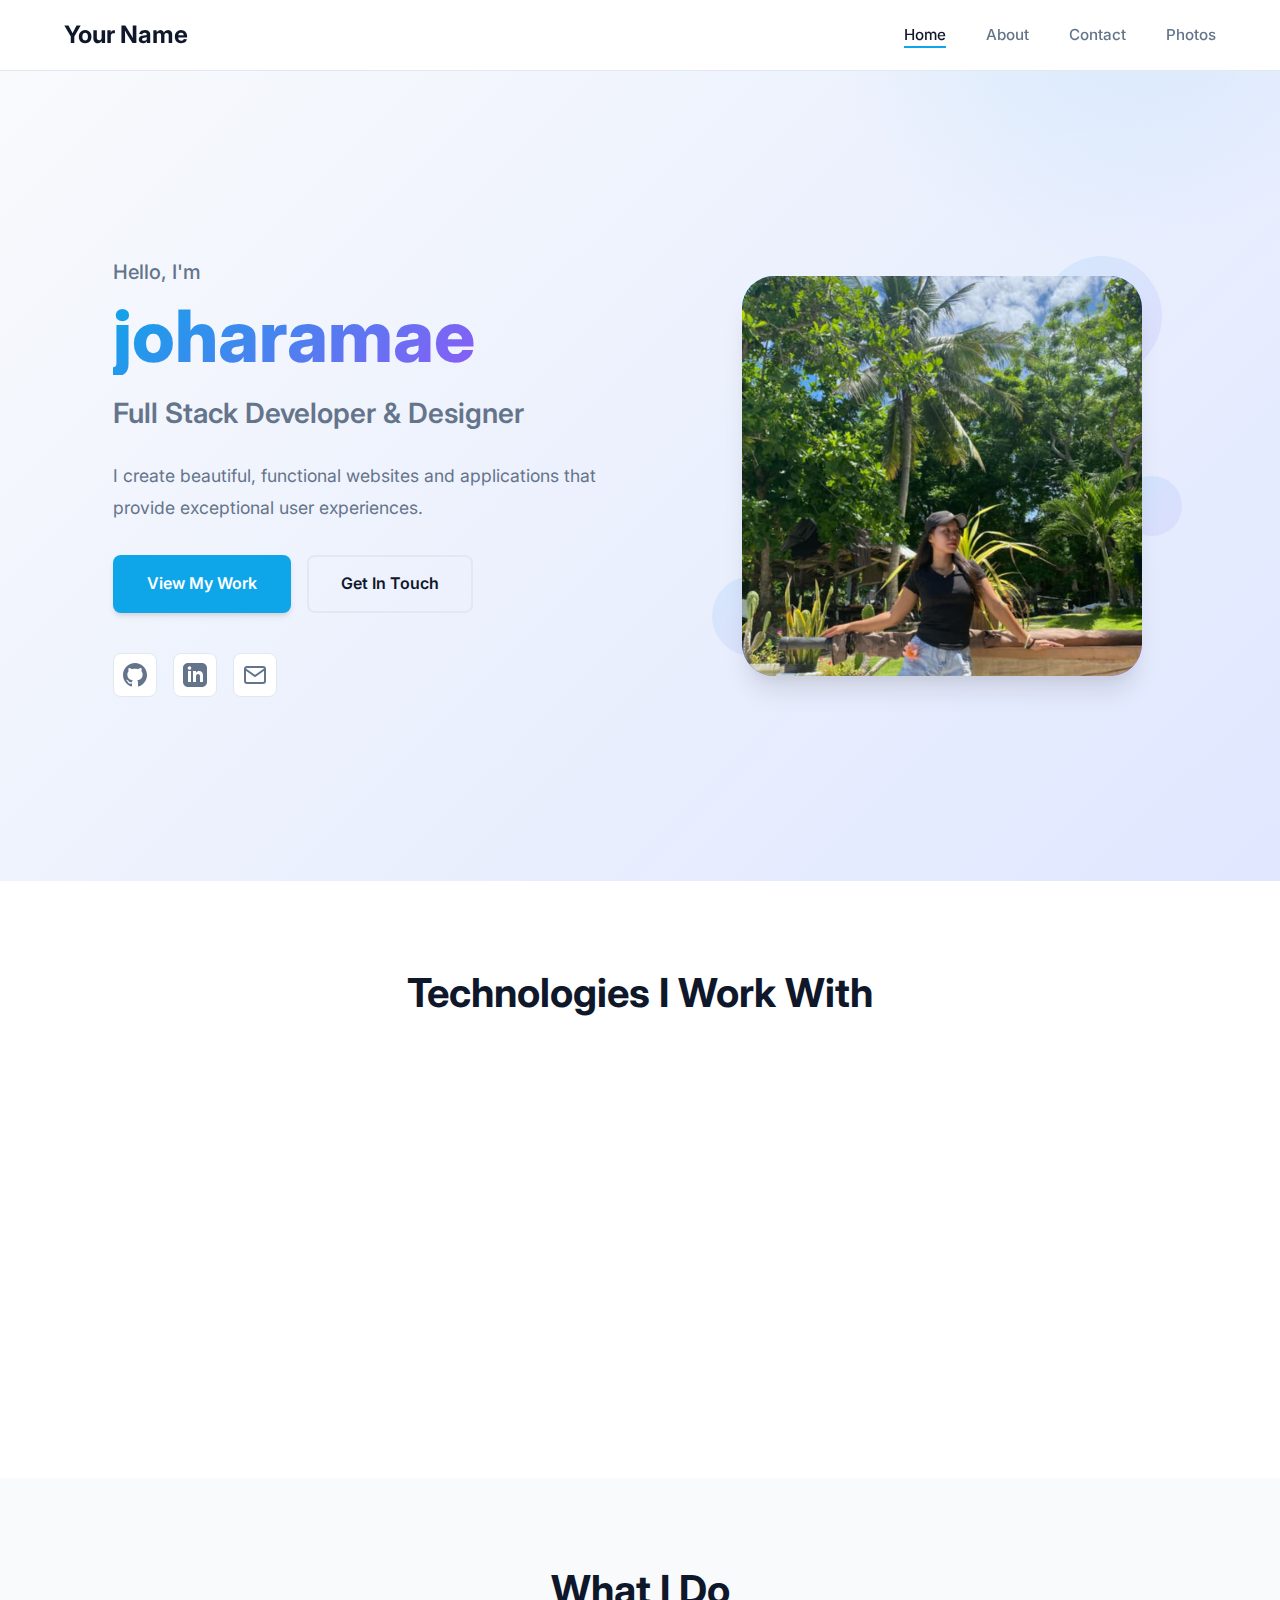
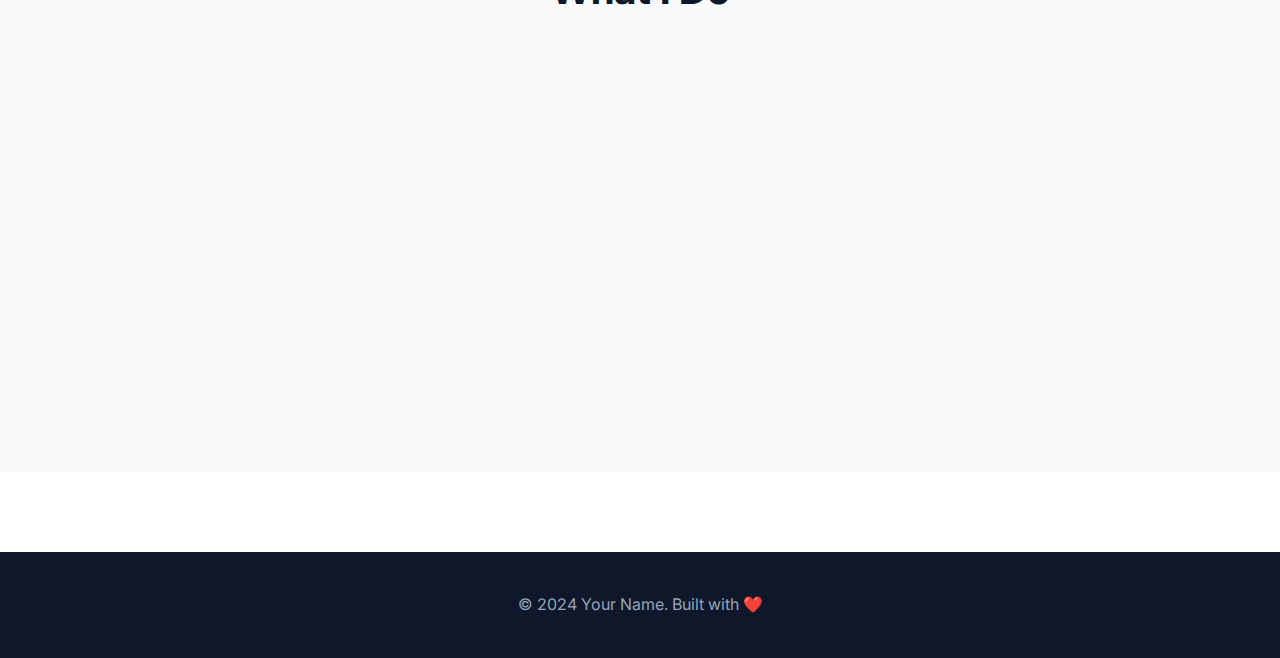
<file: index.html>
<!DOCTYPE html>
<html lang="en">
<head>
    <meta charset="UTF-8">
    <meta name="viewport" content="width=device-width, initial-scale=1.0">
    <title>Your Name - Portfolio</title>
    <link rel="preconnect" href="https://fonts.googleapis.com">
    <link rel="preconnect" href="https://fonts.gstatic.com" crossorigin>
    <link href="https://fonts.googleapis.com/css2?family=Inter:wght@300;400;500;600;700;800&display=swap" rel="stylesheet">
    <link rel="stylesheet" href="styles.css">
</head>
<body>
    <nav class="navbar">
        <div class="nav-container">
            <a href="index.html" class="logo">
                <span class="logo-text">Your Name</span>
            </a>
            <ul class="nav-menu">
                <li><a href="index.html" class="active">Home</a></li>
                <li><a href="about.html">About</a></li>
                <li><a href="contact.html">Contact</a></li>
                <li><a href="photos.html">Photos</a></li>
            </ul>
            <div class="hamburger">
                <span></span>
                <span></span>
                <span></span>
            </div>
        </div>
    </nav>

    <main>
        <section class="hero">
            <div class="hero-container">
                <div class="hero-content">
                    <p class="hero-greeting">Hello, I'm</p>
                    <h1 class="hero-title">
                        <span class="title-line">joharamae</span>
                    </h1>
                    <h2 class="hero-subtitle">Full Stack Developer & Designer</h2>
                    <p class="hero-description">
                        I create beautiful, functional websites and applications 
                        that provide exceptional user experiences.
                    </p>
                    <div class="hero-buttons">
                        <a href="about.html" class="btn btn-primary">View My Work</a>
                        <a href="contact.html" class="btn btn-outline">Get In Touch</a>
                    </div>
                    <div class="hero-social">
                        <a href="https://github.com" target="_blank" class="social-link" aria-label="GitHub">
                            <svg width="24" height="24" viewBox="0 0 24 24" fill="currentColor">
                                <path d="M12 0c-6.626 0-12 5.373-12 12 0 5.302 3.438 9.8 8.207 11.387.599.111.793-.261.793-.577v-2.234c-3.338.726-4.033-1.416-4.033-1.416-.546-1.387-1.333-1.756-1.333-1.756-1.089-.745.083-.729.083-.729 1.205.084 1.839 1.237 1.839 1.237 1.07 1.834 2.807 1.304 3.492.997.107-.775.418-1.305.762-1.604-2.665-.305-5.467-1.334-5.467-5.931 0-1.311.469-2.381 1.236-3.221-.124-.303-.535-1.524.117-3.176 0 0 1.008-.322 3.301 1.23.957-.266 1.983-.399 3.003-.404 1.02.005 2.047.138 3.006.404 2.291-1.552 3.297-1.23 3.297-1.23.653 1.653.242 2.874.118 3.176.77.84 1.235 1.911 1.235 3.221 0 4.609-2.807 5.624-5.479 5.921.43.372.823 1.102.823 2.222v3.293c0 .319.192.694.801.576 4.765-1.589 8.199-6.086 8.199-11.386 0-6.627-5.373-12-12-12z"/>
                            </svg>
                        </a>
                        <a href="https://linkedin.com" target="_blank" class="social-link" aria-label="LinkedIn">
                            <svg width="24" height="24" viewBox="0 0 24 24" fill="currentColor">
                                <path d="M19 0h-14c-2.761 0-5 2.239-5 5v14c0 2.761 2.239 5 5 5h14c2.762 0 5-2.239 5-5v-14c0-2.761-2.238-5-5-5zm-11 19h-3v-11h3v11zm-1.5-12.268c-.966 0-1.75-.79-1.75-1.764s.784-1.764 1.75-1.764 1.75.79 1.75 1.764-.783 1.764-1.75 1.764zm13.5 12.268h-3v-5.604c0-3.368-4-3.113-4 0v5.604h-3v-11h3v1.765c1.396-2.586 7-2.777 7 2.476v6.759z"/>
                            </svg>
                        </a>
                        <a href="mailto:your.email@example.com" class="social-link" aria-label="Email">
                            <svg width="24" height="24" viewBox="0 0 24 24" fill="none" stroke="currentColor" stroke-width="2">
                                <path d="M4 4h16c1.1 0 2 .9 2 2v12c0 1.1-.9 2-2 2H4c-1.1 0-2-.9-2-2V6c0-1.1.9-2 2-2z"/>
                                <polyline points="22,6 12,13 2,6"/>
                            </svg>
                        </a>
                    </div>
                </div>
                <div class="hero-image">
                    <div class="profile-container">
                        <div class="profile-image">
                            <div class="profile-placeholder">
                                <img src="image/photo3.jpg" alt="Profile Picture" class="profile-img">
                            </div>
                        </div>
                        <div class="floating-shapes">
                            <div class="shape shape-1"></div>
                            <div class="shape shape-2"></div>
                            <div class="shape shape-3"></div>
                        </div>
                    </div>
                </div>
            </div>
        </section>

        <section class="technologies">
            <div class="container">
                <h2 class="section-title">Technologies I Work With</h2>
                <div class="tech-grid">
                    <div class="tech-item">
                        <div class="tech-icon">HTML5</div>
                        <span class="tech-name">HTML</span>
                    </div>
                    <div class="tech-item">
                        <div class="tech-icon">CSS3</div>
                        <span class="tech-name">CSS</span>
                    </div>
                    <div class="tech-item">
                        <div class="tech-icon">JS</div>
                        <span class="tech-name">JavaScript</span>
                    </div>
                    <div class="tech-item">
                        <div class="tech-icon">⚛️</div>
                        <span class="tech-name">React</span>
                    </div>
                    <div class="tech-item">
                        <div class="tech-icon">🐍</div>
                        <span class="tech-name">Python</span>
                    </div>
                    <div class="tech-item">
                        <div class="tech-icon">💎</div>
                        <span class="tech-name">Ruby</span>
                    </div>
                </div>
            </div>
        </section>

        <section class="features">
            <div class="container">
                <h2 class="section-title">What I Do</h2>
                <div class="features-grid">
                    <div class="feature-card">
                        <div class="feature-icon-wrapper">
                            <div class="feature-icon">💻</div>
                        </div>
                        <h3>Web Development</h3>
                        <p>Building responsive and performant web applications using modern technologies</p>
                    </div>
                    <div class="feature-card">
                        <div class="feature-icon-wrapper">
                            <div class="feature-icon">🎨</div>
                        </div>
                        <h3>UI/UX Design</h3>
                        <p>Creating intuitive and beautiful user interfaces that enhance user experience</p>
                    </div>
                    <div class="feature-card">
                        <div class="feature-icon-wrapper">
                            <div class="feature-icon">📱</div>
                        </div>
                        <h3>Mobile Development</h3>
                        <p>Developing cross-platform mobile applications with modern frameworks</p>
                    </div>
                </div>
            </div>
        </section>
    </main>

    <footer>
        <div class="container">
            <p>&copy; 2024 Your Name. Built with ❤️</p>
        </div>
    </footer>

    <script src="script.js"></script>
</body>
</html>
</file>
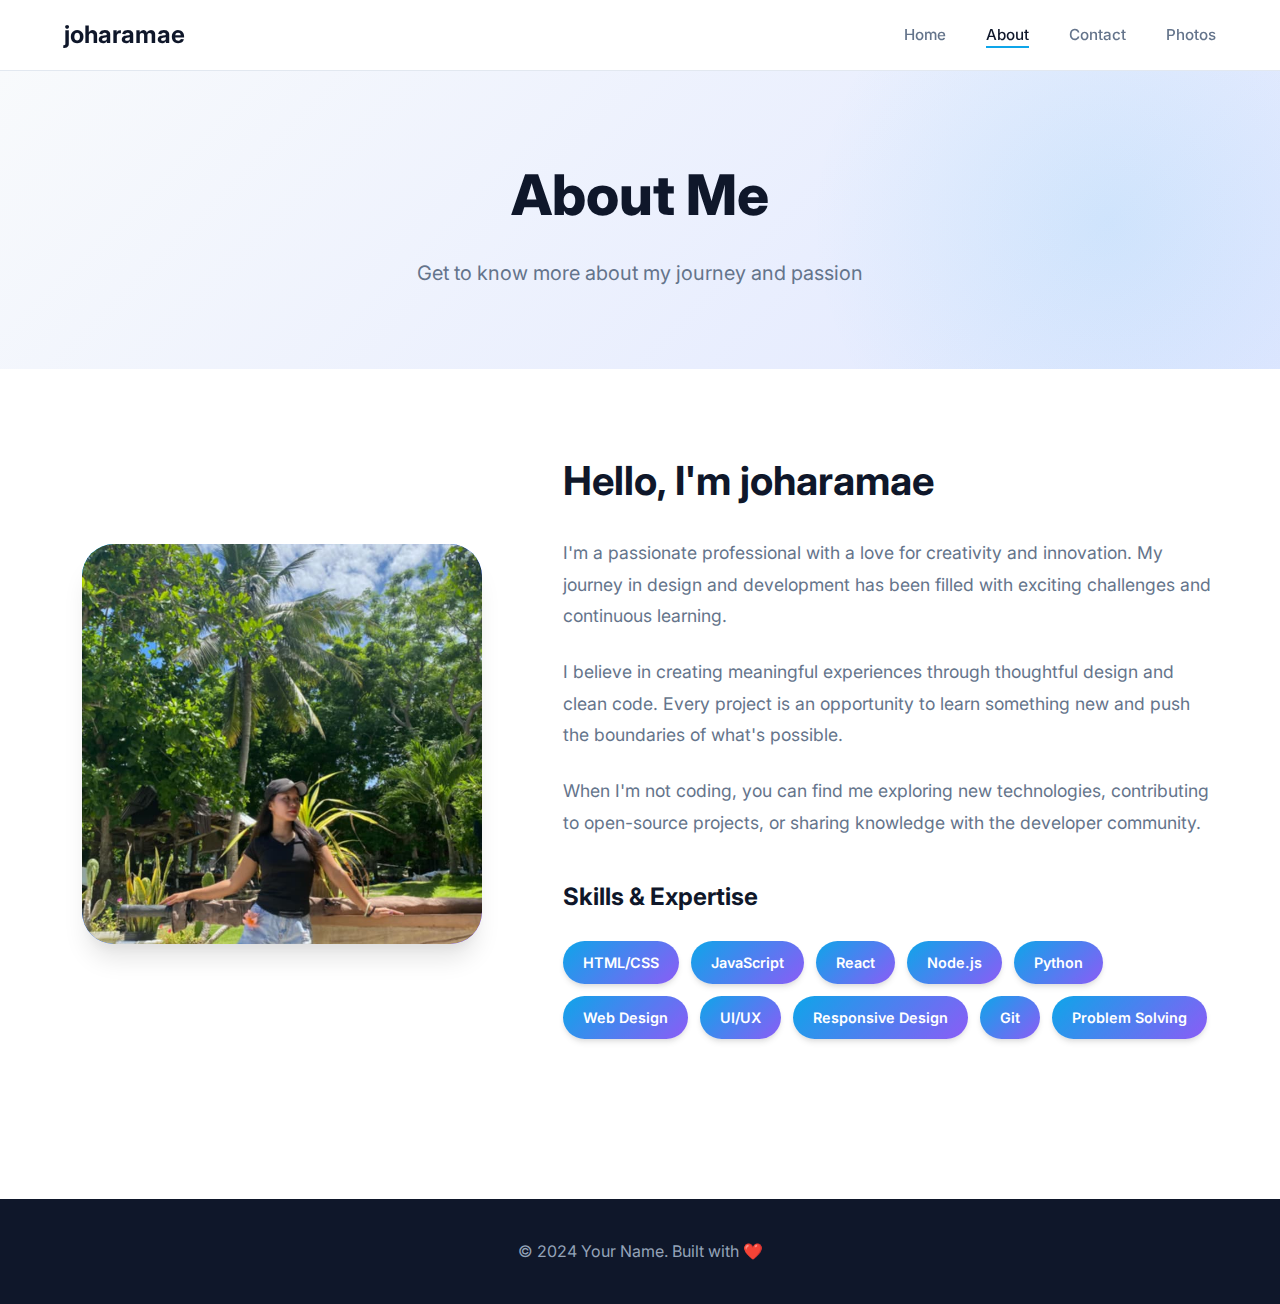
<file: about.html>
<!DOCTYPE html>
<html lang="en">
<head>
    <meta charset="UTF-8">
    <meta name="viewport" content="width=device-width, initial-scale=1.0">
    <title>About - joharamae</title>
    <link rel="preconnect" href="https://fonts.googleapis.com">
    <link rel="preconnect" href="https://fonts.gstatic.com" crossorigin>
    <link href="https://fonts.googleapis.com/css2?family=Inter:wght@300;400;500;600;700;800&display=swap" rel="stylesheet">
    <link rel="stylesheet" href="styles.css">
</head>
<body>
    <nav class="navbar">
        <div class="nav-container">
            <a href="index.html" class="logo">
                <span class="logo-text">joharamae</span>
            </a>
            <ul class="nav-menu">
                <li><a href="index.html">Home</a></li>
                <li><a href="about.html" class="active">About</a></li>
                <li><a href="contact.html">Contact</a></li>
                <li><a href="photos.html">Photos</a></li>
            </ul>
            <div class="hamburger">
                <span></span>
                <span></span>
                <span></span>
            </div>
        </div>
    </nav>

    <main>
        <section class="page-header">
            <div class="container">
                <h1>About Me</h1>
                <p>Get to know more about my journey and passion</p>
            </div>
        </section>

        <section class="about-content">
            <div class="container">
                <div class="about-grid">
                    <div class="about-image">
                        <div class="about-placeholder">
                            <img src="image/photo3.jpg" alt="Profile Picture" class="about-img">
                        </div>
                    </div>
                    <div class="about-text">
                        <h2>Hello, I'm joharamae</h2>
                        <p>
                            I'm a passionate professional with a love for creativity and innovation. 
                            My journey in design and development has been filled with exciting challenges 
                            and continuous learning.
                        </p>
                        <p>
                            I believe in creating meaningful experiences through thoughtful design and 
                            clean code. Every project is an opportunity to learn something new and 
                            push the boundaries of what's possible.
                        </p>
                        <p>
                            When I'm not coding, you can find me exploring new technologies, contributing 
                            to open-source projects, or sharing knowledge with the developer community.
                        </p>
                        <div class="skills">
                            <h3>Skills & Expertise</h3>
                            <div class="skills-list">
                                <span class="skill-tag">HTML/CSS</span>
                                <span class="skill-tag">JavaScript</span>
                                <span class="skill-tag">React</span>
                                <span class="skill-tag">Node.js</span>
                                <span class="skill-tag">Python</span>
                                <span class="skill-tag">Web Design</span>
                                <span class="skill-tag">UI/UX</span>
                                <span class="skill-tag">Responsive Design</span>
                                <span class="skill-tag">Git</span>
                                <span class="skill-tag">Problem Solving</span>
                            </div>
                        </div>
                    </div>
                </div>
            </div>
        </section>
    </main>

    <footer>
        <div class="container">
            <p>&copy; 2024 Your Name. Built with ❤️</p>
        </div>
    </footer>

    <script src="script.js"></script>
</body>
</html>
</file>
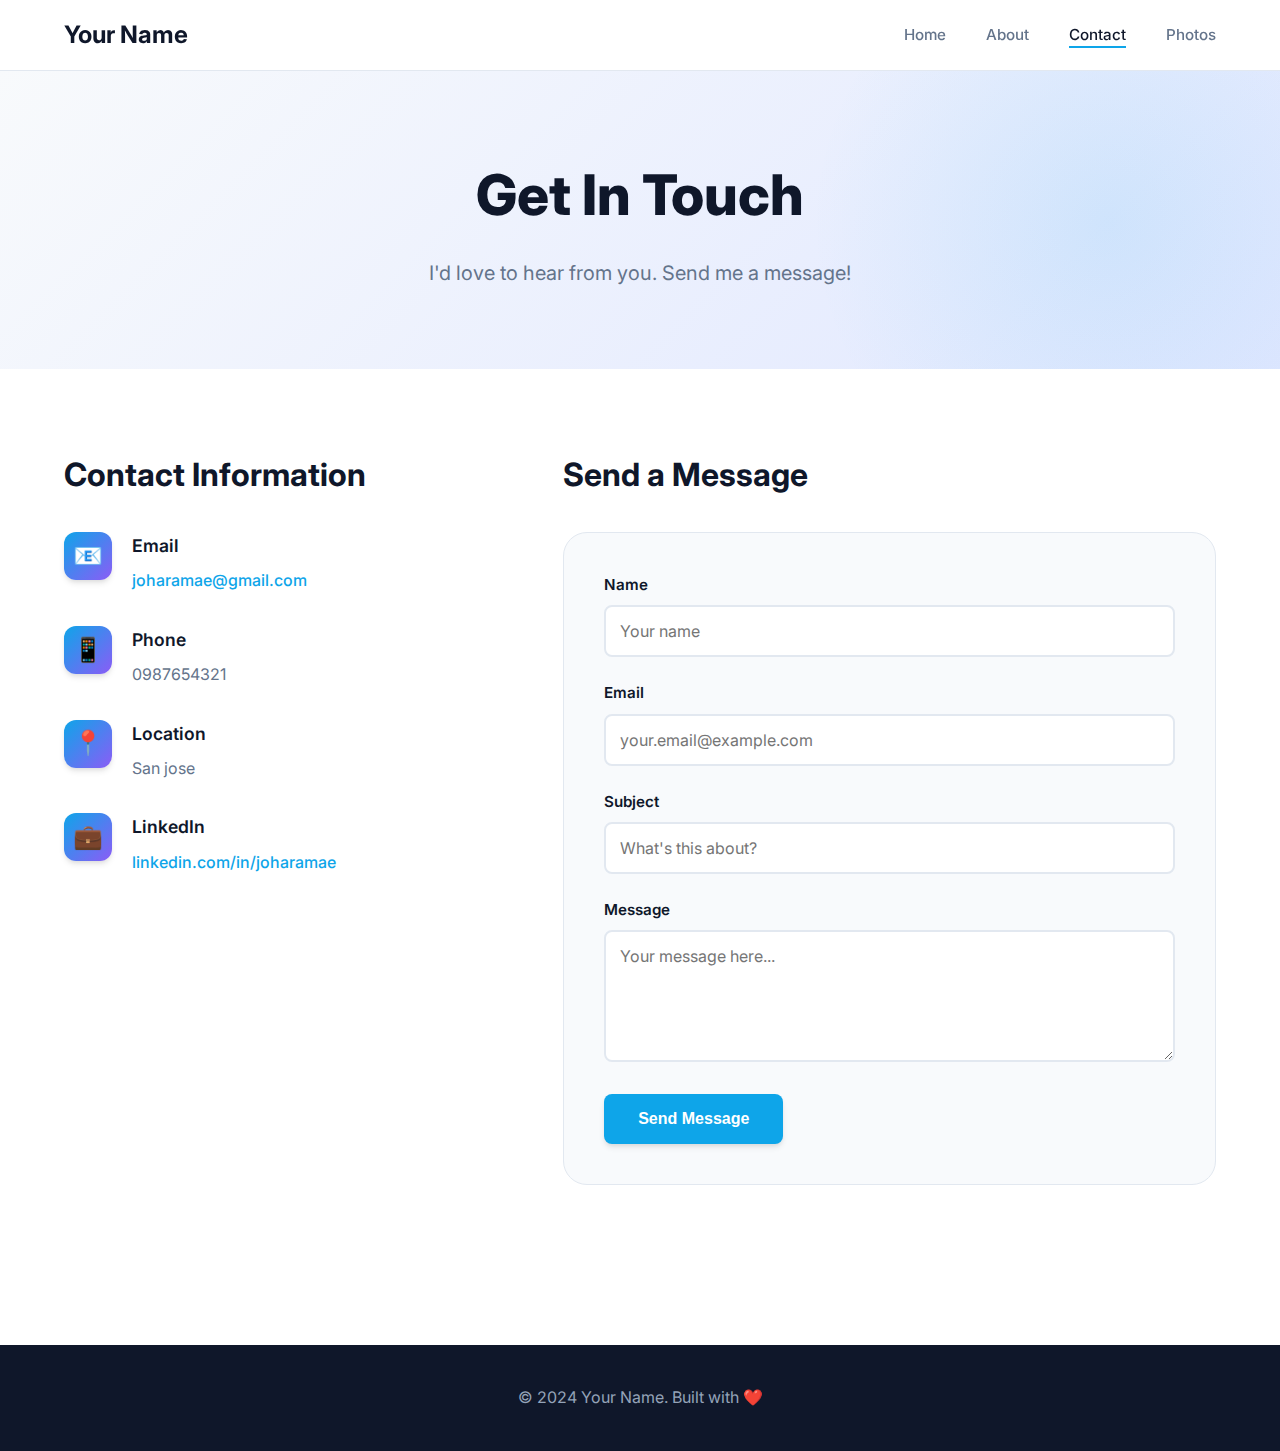
<file: contact.html>
<!DOCTYPE html>
<html lang="en">
<head>
    <meta charset="UTF-8">
    <meta name="viewport" content="width=device-width, initial-scale=1.0">
    <title>Contact - Your Name</title>
    <link rel="preconnect" href="https://fonts.googleapis.com">
    <link rel="preconnect" href="https://fonts.gstatic.com" crossorigin>
    <link href="https://fonts.googleapis.com/css2?family=Inter:wght@300;400;500;600;700;800&display=swap" rel="stylesheet">
    <link rel="stylesheet" href="styles.css">
</head>
<body>
    <nav class="navbar">
        <div class="nav-container">
            <a href="index.html" class="logo">
                <span class="logo-text">Your Name</span>
            </a>
            <ul class="nav-menu">
                <li><a href="index.html">Home</a></li>
                <li><a href="about.html">About</a></li>
                <li><a href="contact.html" class="active">Contact</a></li>
                <li><a href="photos.html">Photos</a></li>
            </ul>
            <div class="hamburger">
                <span></span>
                <span></span>
                <span></span>
            </div>
        </div>
    </nav>

    <main>
        <section class="page-header">
            <div class="container">
                <h1>Get In Touch</h1>
                <p>I'd love to hear from you. Send me a message!</p>
            </div>
        </section>

        <section class="contact-content">
            <div class="container">
                <div class="contact-grid">
                    <div class="contact-info">
                        <h2>Contact Information</h2>
                        <div class="contact-item">
                            <div class="contact-icon">📧</div>
                            <div>
                                <h3>Email</h3>
                                <p><a href="mailto:your.email@example.com">joharamae@gmail.com</a></p>
                            </div>
                        </div>
                        <div class="contact-item">
                            <div class="contact-icon">📱</div>
                            <div>
                                <h3>Phone</h3>
                                <p>0987654321</p>
                            </div>
                        </div>
                        <div class="contact-item">
                            <div class="contact-icon">📍</div>
                            <div>
                                <h3>Location</h3>
                                <p>San jose</p>
                            </div>
                        </div>
                        <div class="contact-item">
                            <div class="contact-icon">💼</div>
                            <div>
                                <h3>LinkedIn</h3>
                                <p><a href="https://linkedin.com/in/yourprofile" target="_blank">linkedin.com/in/joharamae</a></p>
                            </div>
                        </div>
                        <div class="contact-item">
                            <div class="contact-icon">🐙</div>
                            <div>
                                <h3>GitHub</h3>
                                <p><a href="https://github.com/yourusername" target="_blank">github.com/joharamae</a></p>
                            </div>
                        </div>
                    </div>
                    <div class="contact-form-container">
                        <h2>Send a Message</h2>
                        <form class="contact-form" id="contactForm">
                            <div class="form-group">
                                <label for="name">Name</label>
                                <input type="text" id="name" name="name" required placeholder="Your name">
                            </div>
                            <div class="form-group">
                                <label for="email">Email</label>
                                <input type="email" id="email" name="email" required placeholder="your.email@example.com">
                            </div>
                            <div class="form-group">
                                <label for="subject">Subject</label>
                                <input type="text" id="subject" name="subject" required placeholder="What's this about?">
                            </div>
                            <div class="form-group">
                                <label for="message">Message</label>
                                <textarea id="message" name="message" rows="5" required placeholder="Your message here..."></textarea>
                            </div>
                            <button type="submit" class="btn btn-primary">Send Message</button>
                        </form>
                    </div>
                </div>
            </div>
        </section>
    </main>

    <footer>
        <div class="container">
            <p>&copy; 2024 Your Name. Built with ❤️</p>
        </div>
    </footer>

    <script src="script.js"></script>
</body>
</html>
</file>
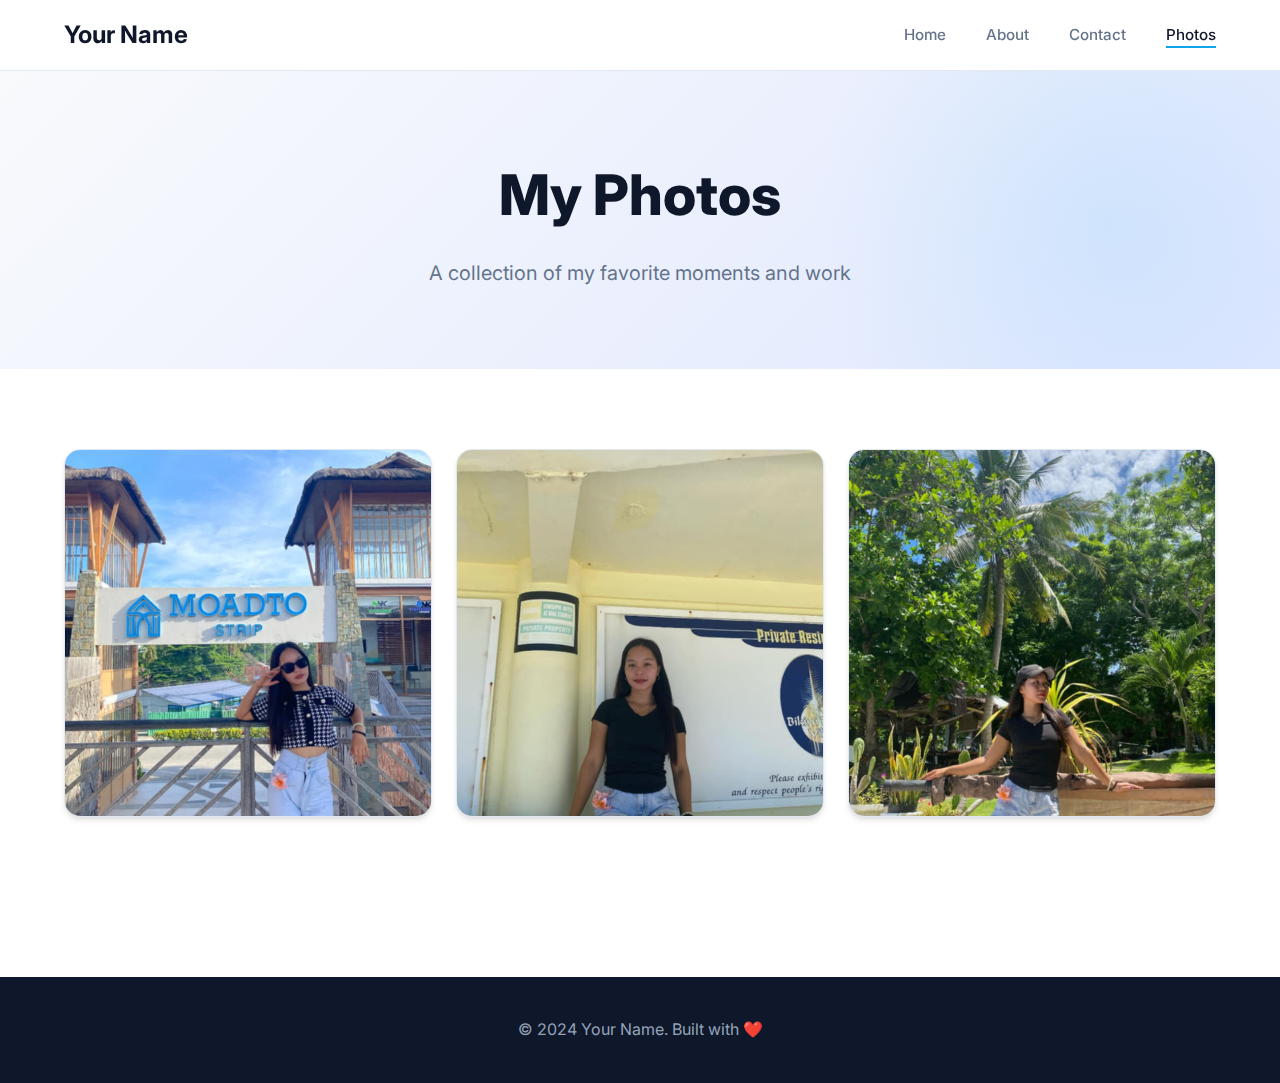
<file: photos.html>
<!DOCTYPE html>
<html lang="en">
<head>
    <meta charset="UTF-8">
    <meta name="viewport" content="width=device-width, initial-scale=1.0">
    <title>Photos - Your Name</title>
    <link rel="preconnect" href="https://fonts.googleapis.com">
    <link rel="preconnect" href="https://fonts.gstatic.com" crossorigin>
    <link href="https://fonts.googleapis.com/css2?family=Inter:wght@300;400;500;600;700;800&display=swap" rel="stylesheet">
    <link rel="stylesheet" href="styles.css">
</head>
<body>
    <nav class="navbar">
        <div class="nav-container">
            <a href="index.html" class="logo">
                <span class="logo-text">Your Name</span>
            </a>
            <ul class="nav-menu">
                <li><a href="index.html">Home</a></li>
                <li><a href="about.html">About</a></li>
                <li><a href="contact.html">Contact</a></li>
                <li><a href="photos.html" class="active">Photos</a></li>
            </ul>
            <div class="hamburger">
                <span></span>
                <span></span>
                <span></span>
            </div>
        </div>
    </nav>

    <main>
        <section class="page-header">
            <div class="container">
                <h1>My Photos</h1>
                <p>A collection of my favorite moments and work</p>
            </div>
        </section>

        <section class="photos-content">
            <div class="container">
                <div class="photos-grid" id="photosGrid">
                    <!-- Photos will be dynamically loaded here -->
                </div>
            </div>
        </section>

        <!-- Modal for viewing full-size images -->
        <div class="modal" id="imageModal">
            <span class="close-modal">&times;</span>
            <img class="modal-content" id="modalImage" alt="Full size image">
            <div class="modal-caption" id="modalCaption"></div>
        </div>
    </main>

    <footer>
        <div class="container">
            <p>&copy; 2024 Your Name. Built with ❤️</p>
        </div>
    </footer>

    <script src="script.js"></script>
</body>
</html>
</file>
<file: styles.css>
/* Reset and Base Styles */
* {
    margin: 0;
    padding: 0;
    box-sizing: border-box;
}

:root {
    --primary: #0ea5e9;
    --primary-dark: #0284c7;
    --secondary: #8b5cf6;
    --accent: #ec4899;
    --text-primary: #0f172a;
    --text-secondary: #64748b;
    --text-light: #94a3b8;
    --bg-primary: #ffffff;
    --bg-secondary: #f8fafc;
    --bg-tertiary: #f1f5f9;
    --border: #e2e8f0;
    --shadow-sm: 0 1px 2px 0 rgba(0, 0, 0, 0.05);
    --shadow: 0 4px 6px -1px rgba(0, 0, 0, 0.1), 0 2px 4px -1px rgba(0, 0, 0, 0.06);
    --shadow-lg: 0 10px 15px -3px rgba(0, 0, 0, 0.1), 0 4px 6px -2px rgba(0, 0, 0, 0.05);
    --shadow-xl: 0 20px 25px -5px rgba(0, 0, 0, 0.1), 0 10px 10px -5px rgba(0, 0, 0, 0.04);
}

body {
    font-family: 'Inter', -apple-system, BlinkMacSystemFont, 'Segoe UI', Roboto, sans-serif;
    line-height: 1.6;
    color: var(--text-primary);
    background-color: var(--bg-primary);
    overflow-x: hidden;
}

.container {
    max-width: 1200px;
    margin: 0 auto;
    padding: 0 24px;
}

/* Navigation */
.navbar {
    background: rgba(255, 255, 255, 0.8);
    backdrop-filter: blur(10px);
    border-bottom: 1px solid var(--border);
    position: sticky;
    top: 0;
    z-index: 1000;
    transition: all 0.3s ease;
}

.nav-container {
    max-width: 1200px;
    margin: 0 auto;
    padding: 1rem 24px;
    display: flex;
    justify-content: space-between;
    align-items: center;
}

.logo {
    font-size: 1.5rem;
    font-weight: 700;
    color: var(--text-primary);
    text-decoration: none;
    transition: color 0.3s;
}

.logo:hover {
    color: var(--primary);
}

.nav-menu {
    display: flex;
    list-style: none;
    gap: 2.5rem;
    align-items: center;
}

.nav-menu a {
    color: var(--text-secondary);
    text-decoration: none;
    font-weight: 500;
    font-size: 0.95rem;
    transition: color 0.3s;
    position: relative;
}

.nav-menu a::after {
    content: '';
    position: absolute;
    bottom: -4px;
    left: 0;
    width: 0;
    height: 2px;
    background: var(--primary);
    transition: width 0.3s;
}

.nav-menu a:hover,
.nav-menu a.active {
    color: var(--text-primary);
}

.nav-menu a:hover::after,
.nav-menu a.active::after {
    width: 100%;
}

.hamburger {
    display: none;
    flex-direction: column;
    cursor: pointer;
    gap: 5px;
}

.hamburger span {
    width: 25px;
    height: 2px;
    background: var(--text-primary);
    transition: all 0.3s;
    border-radius: 2px;
}

/* Hero Section */
.hero {
    min-height: 90vh;
    display: flex;
    align-items: center;
    padding: 6rem 0;
    background: linear-gradient(135deg, #f8fafc 0%, #e0e7ff 100%);
    position: relative;
    overflow: hidden;
}

.hero::before {
    content: '';
    position: absolute;
    top: -50%;
    right: -10%;
    width: 600px;
    height: 600px;
    background: radial-gradient(circle, rgba(14, 165, 233, 0.1) 0%, transparent 70%);
    border-radius: 50%;
    animation: float 20s ease-in-out infinite;
}

.hero-container {
    max-width: 1200px;
    margin: 0 auto;
    padding: 0 24px;
    display: grid;
    grid-template-columns: 1.2fr 1fr;
    gap: 4rem;
    align-items: center;
    position: relative;
    z-index: 1;
}

.hero-content {
    animation: fadeInUp 0.8s ease-out;
}

.hero-greeting {
    font-size: 1.25rem;
    color: var(--text-secondary);
    margin-bottom: 0.5rem;
    font-weight: 500;
}

.hero-title {
    font-size: 4.5rem;
    font-weight: 800;
    line-height: 1.1;
    margin-bottom: 1rem;
    color: var(--text-primary);
}

.title-line {
    background: linear-gradient(135deg, var(--primary) 0%, var(--secondary) 100%);
    -webkit-background-clip: text;
    -webkit-text-fill-color: transparent;
    background-clip: text;
    display: inline-block;
}

.hero-subtitle {
    font-size: 1.75rem;
    font-weight: 600;
    color: var(--text-secondary);
    margin-bottom: 1.5rem;
}

.hero-description {
    font-size: 1.1rem;
    color: var(--text-secondary);
    margin-bottom: 2rem;
    line-height: 1.8;
    max-width: 540px;
}

.hero-buttons {
    display: flex;
    gap: 1rem;
    margin-bottom: 2.5rem;
    flex-wrap: wrap;
}

.btn {
    padding: 0.875rem 2rem;
    border-radius: 0.5rem;
    text-decoration: none;
    font-weight: 600;
    font-size: 1rem;
    transition: all 0.3s;
    display: inline-flex;
    align-items: center;
    gap: 0.5rem;
    border: 2px solid transparent;
    cursor: pointer;
}

.btn-primary {
    background: var(--primary);
    color: white;
    box-shadow: var(--shadow);
}

.btn-primary:hover {
    background: var(--primary-dark);
    transform: translateY(-2px);
    box-shadow: var(--shadow-lg);
}

.btn-outline {
    background: transparent;
    color: var(--text-primary);
    border-color: var(--border);
}

.btn-outline:hover {
    background: var(--bg-secondary);
    border-color: var(--primary);
    color: var(--primary);
}

.hero-social {
    display: flex;
    gap: 1rem;
    align-items: center;
}

.social-link {
    width: 44px;
    height: 44px;
    display: flex;
    align-items: center;
    justify-content: center;
    border-radius: 0.5rem;
    background: var(--bg-primary);
    color: var(--text-secondary);
    transition: all 0.3s;
    border: 1px solid var(--border);
}

.social-link:hover {
    background: var(--primary);
    color: white;
    transform: translateY(-2px);
    box-shadow: var(--shadow);
    border-color: var(--primary);
}

.hero-image {
    display: flex;
    justify-content: center;
    align-items: center;
    position: relative;
    animation: fadeInRight 0.8s ease-out;
}

.profile-container {
    position: relative;
    width: 100%;
    max-width: 400px;
}

.profile-image {
    position: relative;
    z-index: 2;
}

.profile-placeholder {
    width: 100%;
    aspect-ratio: 1;
    background: linear-gradient(135deg, var(--primary) 0%, var(--secondary) 100%);
    border-radius: 2rem;
    display: flex;
    align-items: center;
    justify-content: center;
    box-shadow: var(--shadow-xl);
    overflow: hidden;
    position: relative;
}

.profile-placeholder svg {
    width: 70%;
    height: 70%;
}

.profile-img {
    width: 100%;
    height: 100%;
    object-fit: cover;
    border-radius: 2rem;
}

.floating-shapes {
    position: absolute;
    width: 100%;
    height: 100%;
    top: 0;
    left: 0;
    z-index: 1;
}

.shape {
    position: absolute;
    border-radius: 50%;
    background: linear-gradient(135deg, var(--primary) 0%, var(--secondary) 100%);
    opacity: 0.1;
    animation: float 15s ease-in-out infinite;
}

.shape-1 {
    width: 120px;
    height: 120px;
    top: -20px;
    right: -20px;
    animation-delay: 0s;
}

.shape-2 {
    width: 80px;
    height: 80px;
    bottom: 20px;
    left: -30px;
    animation-delay: 2s;
}

.shape-3 {
    width: 60px;
    height: 60px;
    top: 50%;
    right: -40px;
    animation-delay: 4s;
}

/* Technologies Section */
.technologies {
    padding: 5rem 0;
    background: var(--bg-primary);
}

.section-title {
    text-align: center;
    font-size: 2.5rem;
    font-weight: 700;
    margin-bottom: 3rem;
    color: var(--text-primary);
}

.tech-grid {
    display: grid;
    grid-template-columns: repeat(auto-fit, minmax(140px, 1fr));
    gap: 1.5rem;
    max-width: 900px;
    margin: 0 auto;
}

.tech-item {
    background: var(--bg-secondary);
    padding: 1.5rem;
    border-radius: 1rem;
    text-align: center;
    transition: all 0.3s;
    border: 1px solid var(--border);
    cursor: pointer;
}

.tech-item:hover {
    transform: translateY(-5px);
    box-shadow: var(--shadow-lg);
    border-color: var(--primary);
    background: white;
}

.tech-icon {
    font-size: 2.5rem;
    margin-bottom: 0.75rem;
    font-weight: 600;
    color: var(--primary);
}

.tech-name {
    display: block;
    font-weight: 600;
    color: var(--text-primary);
    font-size: 0.95rem;
}

/* Features Section */
.features {
    padding: 5rem 0;
    background: var(--bg-secondary);
}

.features-grid {
    display: grid;
    grid-template-columns: repeat(auto-fit, minmax(280px, 1fr));
    gap: 2rem;
}

.feature-card {
    background: var(--bg-primary);
    padding: 2.5rem;
    border-radius: 1.5rem;
    text-align: center;
    transition: all 0.3s;
    border: 1px solid var(--border);
    position: relative;
    overflow: hidden;
}

.feature-card::before {
    content: '';
    position: absolute;
    top: 0;
    left: 0;
    width: 100%;
    height: 4px;
    background: linear-gradient(90deg, var(--primary) 0%, var(--secondary) 100%);
    transform: scaleX(0);
    transition: transform 0.3s;
}

.feature-card:hover::before {
    transform: scaleX(1);
}

.feature-card:hover {
    transform: translateY(-8px);
    box-shadow: var(--shadow-xl);
    border-color: var(--primary);
}

.feature-icon-wrapper {
    width: 80px;
    height: 80px;
    margin: 0 auto 1.5rem;
    background: linear-gradient(135deg, var(--primary) 0%, var(--secondary) 100%);
    border-radius: 1rem;
    display: flex;
    align-items: center;
    justify-content: center;
    box-shadow: var(--shadow);
}

.feature-icon {
    font-size: 2.5rem;
}

.feature-card h3 {
    font-size: 1.5rem;
    font-weight: 700;
    margin-bottom: 1rem;
    color: var(--text-primary);
}

.feature-card p {
    color: var(--text-secondary);
    line-height: 1.7;
}

/* Page Header */
.page-header {
    background: linear-gradient(135deg, #f8fafc 0%, #e0e7ff 100%);
    padding: 5rem 0;
    text-align: center;
    position: relative;
    overflow: hidden;
}

.page-header::before {
    content: '';
    position: absolute;
    top: -50%;
    right: -10%;
    width: 600px;
    height: 600px;
    background: radial-gradient(circle, rgba(14, 165, 233, 0.1) 0%, transparent 70%);
    border-radius: 50%;
}

.page-header h1 {
    font-size: 3.5rem;
    font-weight: 800;
    margin-bottom: 1rem;
    color: var(--text-primary);
    position: relative;
    z-index: 1;
}

.page-header p {
    font-size: 1.25rem;
    color: var(--text-secondary);
    position: relative;
    z-index: 1;
}

/* About Page */
.about-content {
    padding: 5rem 0;
}

.about-grid {
    display: grid;
    grid-template-columns: 1fr 1.5fr;
    gap: 4rem;
    align-items: center;
}

.about-image {
    display: flex;
    justify-content: center;
}

.about-placeholder {
    width: 100%;
    max-width: 400px;
    aspect-ratio: 1;
    background: linear-gradient(135deg, var(--primary) 0%, var(--secondary) 100%);
    border-radius: 2rem;
    display: flex;
    align-items: center;
    justify-content: center;
    box-shadow: var(--shadow-xl);
    overflow: hidden;
    position: relative;
}

.about-img {
    width: 100%;
    height: 100%;
    object-fit: cover;
    border-radius: 2rem;
}

.about-text h2 {
    font-size: 2.5rem;
    font-weight: 700;
    margin-bottom: 1.5rem;
    color: var(--text-primary);
}

.about-text p {
    margin-bottom: 1.5rem;
    color: var(--text-secondary);
    font-size: 1.1rem;
    line-height: 1.8;
}

.skills {
    margin-top: 2.5rem;
}

.skills h3 {
    font-size: 1.5rem;
    font-weight: 700;
    margin-bottom: 1.5rem;
    color: var(--text-primary);
}

.skills-list {
    display: flex;
    flex-wrap: wrap;
    gap: 0.75rem;
}

.skill-tag {
    background: linear-gradient(135deg, var(--primary) 0%, var(--secondary) 100%);
    color: white;
    padding: 0.625rem 1.25rem;
    border-radius: 2rem;
    font-size: 0.9rem;
    font-weight: 600;
    box-shadow: var(--shadow);
    transition: transform 0.3s;
}

.skill-tag:hover {
    transform: scale(1.05);
}

/* Contact Page */
.contact-content {
    padding: 5rem 0;
}

.contact-grid {
    display: grid;
    grid-template-columns: 1fr 1.5fr;
    gap: 4rem;
}

.contact-info h2 {
    font-size: 2rem;
    font-weight: 700;
    margin-bottom: 2rem;
    color: var(--text-primary);
}

.contact-item {
    display: flex;
    gap: 1.25rem;
    margin-bottom: 2rem;
    align-items: flex-start;
}

.contact-icon {
    width: 48px;
    height: 48px;
    display: flex;
    align-items: center;
    justify-content: center;
    background: linear-gradient(135deg, var(--primary) 0%, var(--secondary) 100%);
    border-radius: 0.75rem;
    flex-shrink: 0;
    font-size: 1.5rem;
    box-shadow: var(--shadow);
}

.contact-item h3 {
    font-size: 1.1rem;
    font-weight: 600;
    margin-bottom: 0.5rem;
    color: var(--text-primary);
}

.contact-item p {
    color: var(--text-secondary);
}

.contact-item a {
    color: var(--primary);
    text-decoration: none;
    font-weight: 500;
    transition: color 0.3s;
}

.contact-item a:hover {
    color: var(--primary-dark);
    text-decoration: underline;
}

.contact-form-container h2 {
    font-size: 2rem;
    font-weight: 700;
    margin-bottom: 2rem;
    color: var(--text-primary);
}

.contact-form {
    background: var(--bg-secondary);
    padding: 2.5rem;
    border-radius: 1.5rem;
    border: 1px solid var(--border);
}

.form-group {
    margin-bottom: 1.5rem;
}

.form-group label {
    display: block;
    margin-bottom: 0.5rem;
    font-weight: 600;
    color: var(--text-primary);
    font-size: 0.95rem;
}

.form-group input,
.form-group textarea {
    width: 100%;
    padding: 0.875rem;
    border: 2px solid var(--border);
    border-radius: 0.5rem;
    font-size: 1rem;
    font-family: inherit;
    transition: all 0.3s;
    background: var(--bg-primary);
    color: var(--text-primary);
}

.form-group input:focus,
.form-group textarea:focus {
    outline: none;
    border-color: var(--primary);
    box-shadow: 0 0 0 3px rgba(14, 165, 233, 0.1);
}

.form-group textarea {
    resize: vertical;
    min-height: 120px;
}

/* Photos Page */
.photos-content {
    padding: 5rem 0;
}

.photos-grid {
    display: grid;
    grid-template-columns: repeat(auto-fill, minmax(300px, 1fr));
    gap: 1.5rem;
}

.photo-item {
    position: relative;
    overflow: hidden;
    border-radius: 1rem;
    box-shadow: var(--shadow);
    cursor: pointer;
    aspect-ratio: 1;
    background: var(--bg-secondary);
    transition: all 0.3s;
    border: 1px solid var(--border);
}

.photo-item:hover {
    transform: translateY(-5px);
    box-shadow: var(--shadow-xl);
    border-color: var(--primary);
}

.photo-item img {
    width: 100%;
    height: 100%;
    object-fit: cover;
    transition: transform 0.3s;
}

.photo-item:hover img {
    transform: scale(1.1);
}

.photo-placeholder {
    width: 100%;
    height: 100%;
    display: flex;
    align-items: center;
    justify-content: center;
    background: linear-gradient(135deg, var(--primary) 0%, var(--secondary) 100%);
    color: white;
    font-size: 3rem;
}

/* Modal */
.modal {
    display: none;
    position: fixed;
    z-index: 2000;
    left: 0;
    top: 0;
    width: 100%;
    height: 100%;
    background-color: rgba(15, 23, 42, 0.95);
    backdrop-filter: blur(10px);
    animation: fadeIn 0.3s;
}

.modal.active {
    display: flex;
    align-items: center;
    justify-content: center;
    flex-direction: column;
}

.modal-content {
    max-width: 90%;
    max-height: 90%;
    object-fit: contain;
    border-radius: 1rem;
    box-shadow: var(--shadow-xl);
    animation: zoomIn 0.3s;
}

.modal-caption {
    color: white;
    padding: 1.5rem;
    text-align: center;
    font-size: 1.2rem;
    font-weight: 500;
}

.close-modal {
    position: absolute;
    top: 30px;
    right: 40px;
    color: white;
    font-size: 40px;
    font-weight: 300;
    cursor: pointer;
    transition: all 0.3s;
    width: 44px;
    height: 44px;
    display: flex;
    align-items: center;
    justify-content: center;
    border-radius: 50%;
    background: rgba(255, 255, 255, 0.1);
}

.close-modal:hover {
    background: rgba(255, 255, 255, 0.2);
    transform: rotate(90deg);
}

/* Footer */
footer {
    background: var(--text-primary);
    color: white;
    text-align: center;
    padding: 2.5rem 0;
    margin-top: 5rem;
}

footer p {
    color: var(--text-light);
}

/* Animations */
@keyframes fadeInUp {
    from {
        opacity: 0;
        transform: translateY(30px);
    }
    to {
        opacity: 1;
        transform: translateY(0);
    }
}

@keyframes fadeInRight {
    from {
        opacity: 0;
        transform: translateX(30px);
    }
    to {
        opacity: 1;
        transform: translateX(0);
    }
}

@keyframes float {
    0%, 100% {
        transform: translateY(0) rotate(0deg);
    }
    50% {
        transform: translateY(-20px) rotate(180deg);
    }
}

@keyframes fadeIn {
    from { opacity: 0; }
    to { opacity: 1; }
}

@keyframes zoomIn {
    from { transform: scale(0.8); }
    to { transform: scale(1); }
}

/* Responsive Design */
@media (max-width: 968px) {
    .hero-container {
        grid-template-columns: 1fr;
        text-align: center;
    }

    .hero-title {
        font-size: 3.5rem;
    }

    .hero-image {
        margin-top: 3rem;
    }

    .about-grid,
    .contact-grid {
        grid-template-columns: 1fr;
    }
}

@media (max-width: 768px) {
    .hamburger {
        display: flex;
    }

    .nav-menu {
        position: fixed;
        left: -100%;
        top: 70px;
        flex-direction: column;
        background-color: white;
        width: 100%;
        text-align: center;
        transition: 0.3s;
        box-shadow: var(--shadow-lg);
        padding: 2rem 0;
        gap: 0;
        border-top: 1px solid var(--border);
    }

    .nav-menu.active {
        left: 0;
    }

    .nav-menu li {
        margin: 1rem 0;
    }

    .hero-title {
        font-size: 2.5rem;
    }

    .hero-subtitle {
        font-size: 1.5rem;
    }

    .hero-buttons {
        justify-content: center;
    }

    .photos-grid {
        grid-template-columns: repeat(auto-fill, minmax(200px, 1fr));
    }

    .page-header h1 {
        font-size: 2.5rem;
    }

    .section-title {
        font-size: 2rem;
    }
}

@media (max-width: 480px) {
    .hero-title {
        font-size: 2rem;
    }

    .hero-subtitle {
        font-size: 1.25rem;
    }

    .features-grid {
        grid-template-columns: 1fr;
    }

    .tech-grid {
        grid-template-columns: repeat(2, 1fr);
    }
}
</file>
